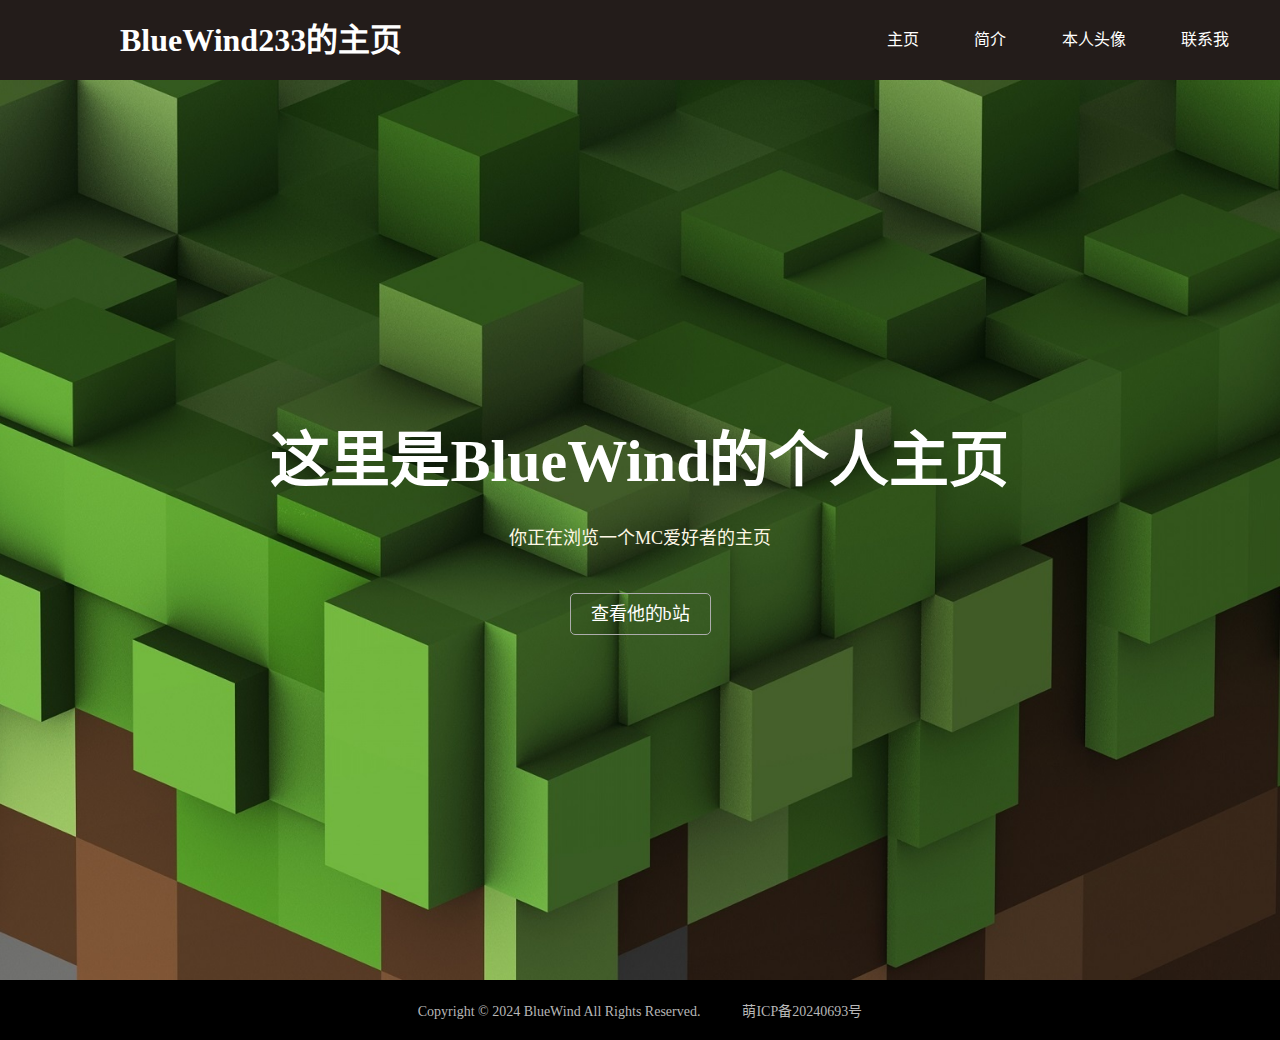
<file: index.html>
<!DOCTYPE html>
<html lang="zh-CN">
    <head>
        <meta charset="UTF-8">
        <meta name="viewport" content="width=device-width, initial-scale=1.0">
        <title>BlueWind233的主页</title>
        <link rel="stylesheet" href="css/style.css">
    </head>
    <body>
        <header>
            <h1>BlueWind233的主页</h1>
            <nav>
                <ul>
                    <li><a href="index.html">主页</a></li>
                    <li><a href="intro.html">简介</a></li>
                    <li><a href="avatar.html">本人头像</li>
                    <li><a href="contact.html">联系我</a></li>
                </ul>
            <nav>
        </header>
        <main>
            <section class="WebIndex">
                <h1>这里是BlueWind的个人主页</h1>
                <p>你正在浏览一个MC爱好者的主页</p>
                <p><a href="https://space.bilibili.com/3493291536419472?spm_id_from=333.337.0.0">查看他的b站</a></p>
            </section>
        </main>
        <footer>
            <p>Copyright © 2024 BlueWind All Rights Reserved.　　　<a href="https://icp.gov.moe/?keyword=20240693" target="_blank">萌ICP备20240693号</a></p>
        </footer>
    </body>
</html>
</file>
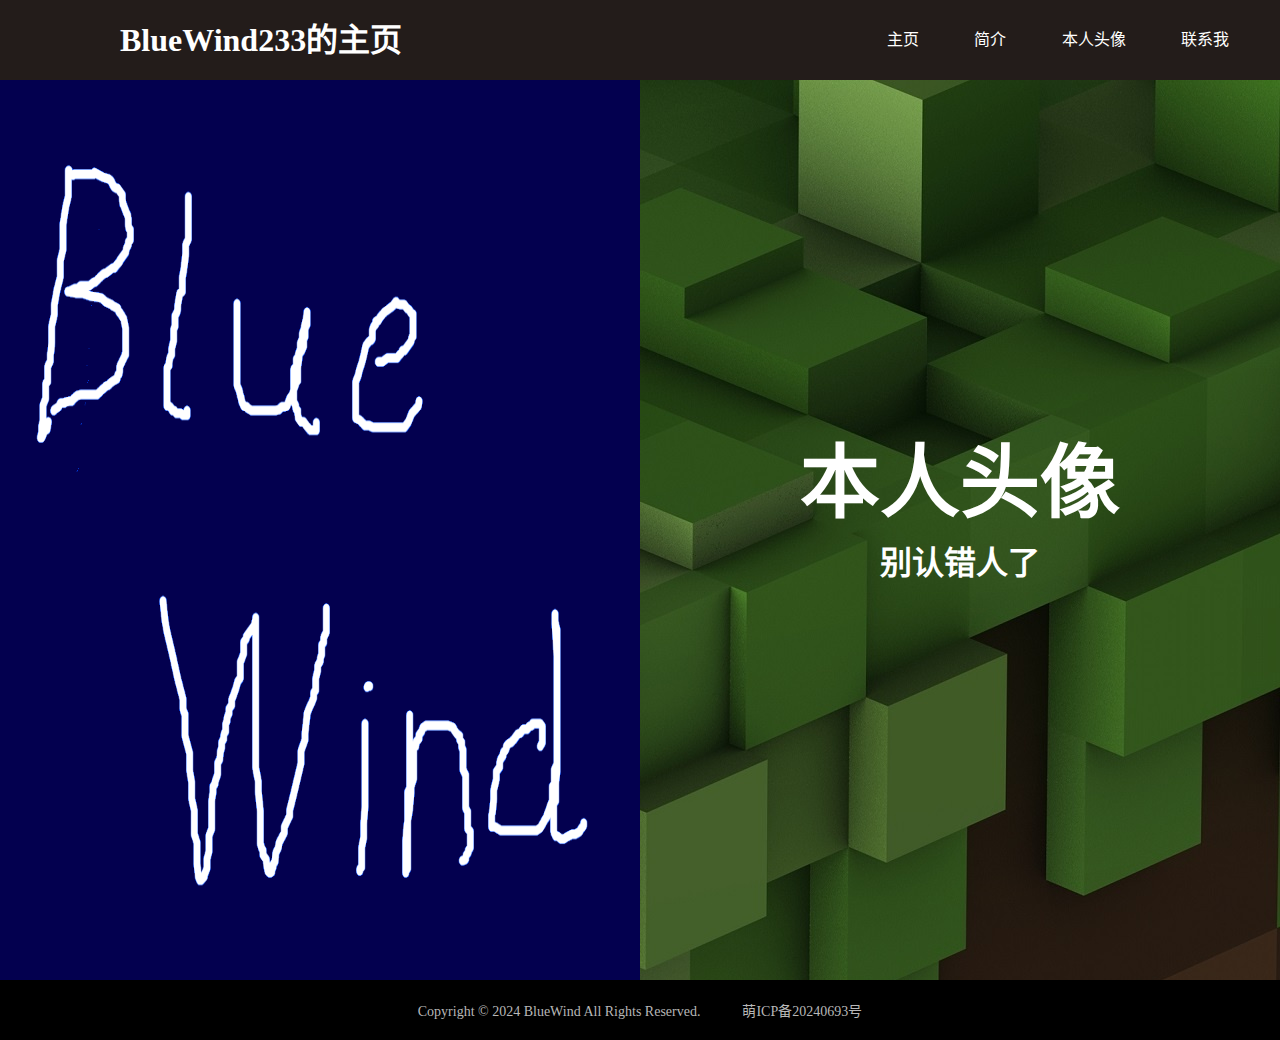
<file: avatar.html>
<!DOCTYPE html>
<html lang="zh-CN">
    <head>
        <meta charset="UTF-8">
        <meta name="viewport" content="width=device-width, initial-scale=1.0">
        <title>BlueWind233的头像</title>
        <link rel="stylesheet" href="css/style.css">
    </head>
    <body>
        <header>
            <h1>BlueWind233的主页</h1>
            <nav>
                <ul>
                    <li><a href="index.html">主页</a></li>
                    <li><a href="intro.html">简介</a></li>
                    <li><a href="avatar.html">本人头像</li>
                    <li><a href="contact.html">联系我</a></li>
                </ul>
            <nav>
        </header>
        <main>
            <section class="Avatar">
                <img src="img/BlueWind.png" alt="BlueWind的头像">
                <div class="infoa">
                    <h2>本人头像</h2>
                    <p><strong>别认错人了</strong></p>
                </div>
            </section>
            <footer>
                <p>Copyright © 2024 BlueWind All Rights Reserved.　　　<a href="https://icp.gov.moe/?keyword=20240693" target="_blank">萌ICP备20240693号</a></p>
            </footer>
        </main>
    </body>
</html>
</file>
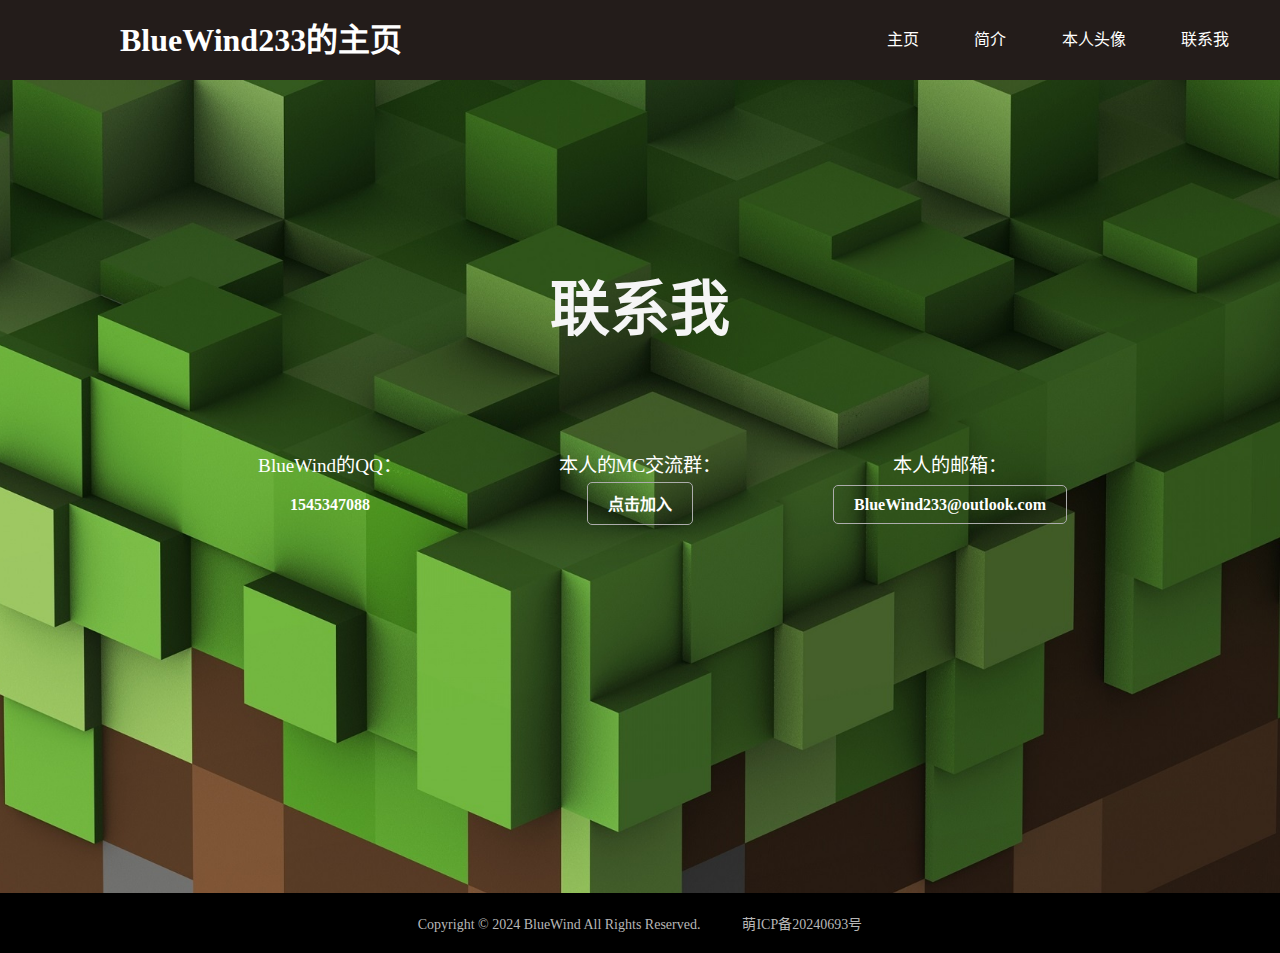
<file: contact.html>
<!DOCTYPE html>
<html lang="zh-CN">
    <head>
        <meta charset="UTF-8">
        <meta name="viewport" content="width=device-width, initial-scale=1.0">
        <title>BlueWind233的联系方式</title>
        <link rel="stylesheet" href="css/style.css">
    </head>
    <body>
        <header>
            <h1>BlueWind233的主页</h1>
            <nav>
                <ul>
                    <li><a href="index.html">主页</a></li>
                    <li><a href="intro.html">简介</a></li>
                    <li><a href="avatar.html">本人头像</li>
                    <li><a href="contact.html">联系我</a></li>
                </ul>
            <nav>
        </header>
        <main>
            <section class="Contact">
                <br><br><br><br><br><br><br><br><br><br>
                <h2>联系我</h2>
                <div class="infoc">
                    <div>
                        <p>BlueWind的QQ：</p>
                        <p><strong>1545347088</strong></p>
                    </div>
                    <div>
                        <p>本人的MC交流群：</p>
                        <p><a href="https://qm.qq.com/q/hyQqB3LU9W"><strong>点击加入</strong></a></p>
                    </div>
                    <div>
                        <p>本人的邮箱：</p>
                        <p><strong><a href="mailto:BlueWind233@outlook.com">BlueWind233@outlook.com</a></strong></p>
                    </div>
                </div>
                <br><br><br><br><br><br><br><br><br><br><br><br><br><br><br><br>
            </section>
            <footer>
                <p>Copyright © 2024 BlueWind All Rights Reserved.　　　<a href="https://icp.gov.moe/?keyword=20240693" target="_blank">萌ICP备20240693号</a></p>
            </footer>
        </main>
    </body>
</html>
</file>
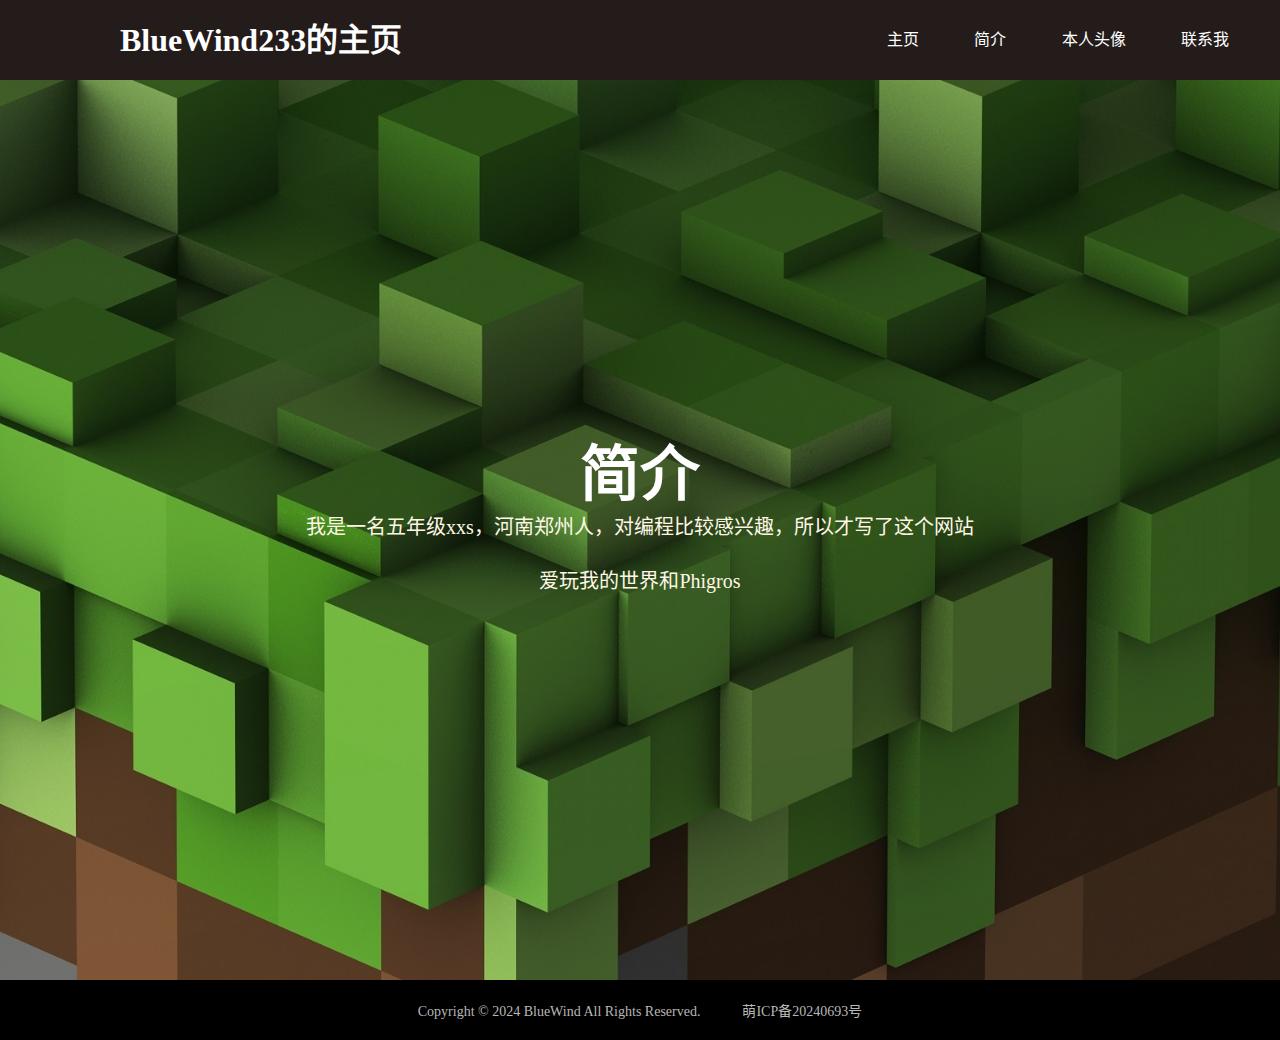
<file: intro.html>
<!DOCTYPE html>
<html lang="zh-CN">
    <head>
        <meta charset="UTF-8">
        <meta name="viewport" content="width=device-width, initial-scale=1.0">
        <title>BlueWind233的简介</title>
        <link rel="stylesheet" href="css/style.css">
    </head>
    <body>
        <header>
            <h1>BlueWind233的主页</h1>
            <nav>
                <ul>
                    <li><a href="index.html">主页</a></li>
                    <li><a href="intro.html">简介</a></li>
                    <li><a href="avatar.html">本人头像</li>
                    <li><a href="contact.html">联系我</a></li>
                </ul>
            <nav>
        </header>
        <main>
            <section class="Introduce">
                <h2>简介</h2>
                <p>我是一名五年级xxs，河南郑州人，对编程比较感兴趣，所以才写了这个网站</p>
                <p>爱玩我的世界和Phigros</p>
            </section>
            <footer>
                <p>Copyright © 2024 BlueWind All Rights Reserved.　　　<a href="https://icp.gov.moe/?keyword=20240693" target="_blank">萌ICP备20240693号</a></p>
            </footer>
        </main>
    </body>
</html>
</file>
<file: css/style.css>
h2 {
    color: black;
    font-size: 48px;
}

p {
    color: black;
    font-size:18px;
}

header {
    background-color: #231c1a;
    height: 80px;
    width: 100%;
    position: relative;
}

header h1 {
    color: white;
    position: absolute;
    left: 120px;
    top: 0;
    line-height: 80px;
}

header a {
    color: white;
    text-decoration: none;
}

header li {
    display: inline;
    margin-right: 4vw;
}

header ul {
    position: absolute;
    right: 0;
    top: 0;
    line-height: 80px;
}

header a:hover {
    text-decoration: underline;
    color: rgb(26, 71, 168);
}

.WebIndex {
    background-color: antiquewhite;
    color: white;
    height: 100vh;
    background-image: url("../img/Background.jpg");
    background-repeat: no-repeat;
    background-size: cover;
    background-position-x: right;
    background-position-y: top;
    display: flex;
    flex-direction: column;
    align-items: center;
    justify-content: center;
}

.WebIndex h1 {
    font-size: 60px;
}

.WebIndex p {
    color: #fef7e6;
    font-size: 18px;
    margin: 25px 0;
}

.WebIndex a {
    color: white;
    text-decoration: none;
    border: 1px solid #acacac;
    padding: 10px 20px;
    border-radius: 5px;
}

.WebIndex a:hover {
    color: rgb(184, 184, 184);
    font-size: 20px;
}

.Introduce {
    background-color: antiquewhite;
    color: white;
    height: 100vh;
    background-image: url("../img/Background.jpg");
    background-repeat: no-repeat;
    background-size: cover;
    background-position-x: right;
    background-position-y: top;
    display: flex;
    flex-direction: column;
    align-items: center;
    justify-content: center;
    font-size: 20px;
    line-height: 1.8em;
}

.Introduce h2 {
	line-height: 3.8vmax;
    color: white;
    font-size: 60px;
}

.Introduce p {
    color: #fef7e6;
    font-size: 20px;
    margin: 25px 0;
    line-height: 0.5vh;
}

footer {
    background-color: #000000;
    color: #b7b7b7;
    height: 60px;
    display: flex;
    justify-content: center;
    align-items: center;
}

footer p {
    color: #b7b7b7;
    font-size: 14px;
}

footer a {
    color: #b7b7b7;
    text-decoration: none;
}

footer a:hover {
    color: rgb(19, 67, 172);
    text-decoration: underline;
}

.Avatar {
    background-color: antiquewhite;
    color: white;
    height: 100vh;
    background-image: url("../img/Background.jpg");
    background-repeat: no-repeat;
    background-size: cover;
    background-position: center;
    display: flex;
    font-size: 20px;
    line-height: 1.8em;
}

.Avatar img {
    width: 50%;
}

.infoa {
    width: 50%;
    background-color: white;
    display: flex;
    flex-direction: column;
    align-items: center;
    justify-content: center;
    background-image: url("../img/Background.jpg");
    background-position-x: right;
    background-position-y: top;
    background-repeat: no-repeat;
}

.Avatar h2 {
    color: white;
}

.Avatar strong {
    color: white;
}

.infoa h2 {
    font-size: 80px;
    margin-bottom: 30px;
}
.infoa p {
    font-size: 32px;
    text-align: center;
    line-height: 2em;
}

.Contact a {
    text-decoration: none;
    border: 1px solid #acacac;
    padding: 10px 20px;
    border-radius: 5px;
    color: white;
}

.Contact strong {
    color: white;
    font-size: 16px;
}

.Contact p {
    font-size: larger;
    line-height: 2em;
    color: white;
}

.Contact {
    background-color: antiquewhite;
    background-image: url("../img/Background.jpg");
    background-repeat: no-repeat;
    background-position-x: right;
    background-position-y: top;
    background-size: cover;
}

.Contact h2 {
    font-size: 60px;
    color: whitesmoke;
    display: flex;
    flex-direction: column;
    align-items: center;
    justify-content: center;
}

.infoc {
    display: flex;
    justify-content: space-between;
    align-items: center;
    padding: 100px 180px 80px;
}

.infoc div {
    width: 300px;
    text-align: center;
}

* {
    padding: 0;
    margin: 0;
}
</file>
